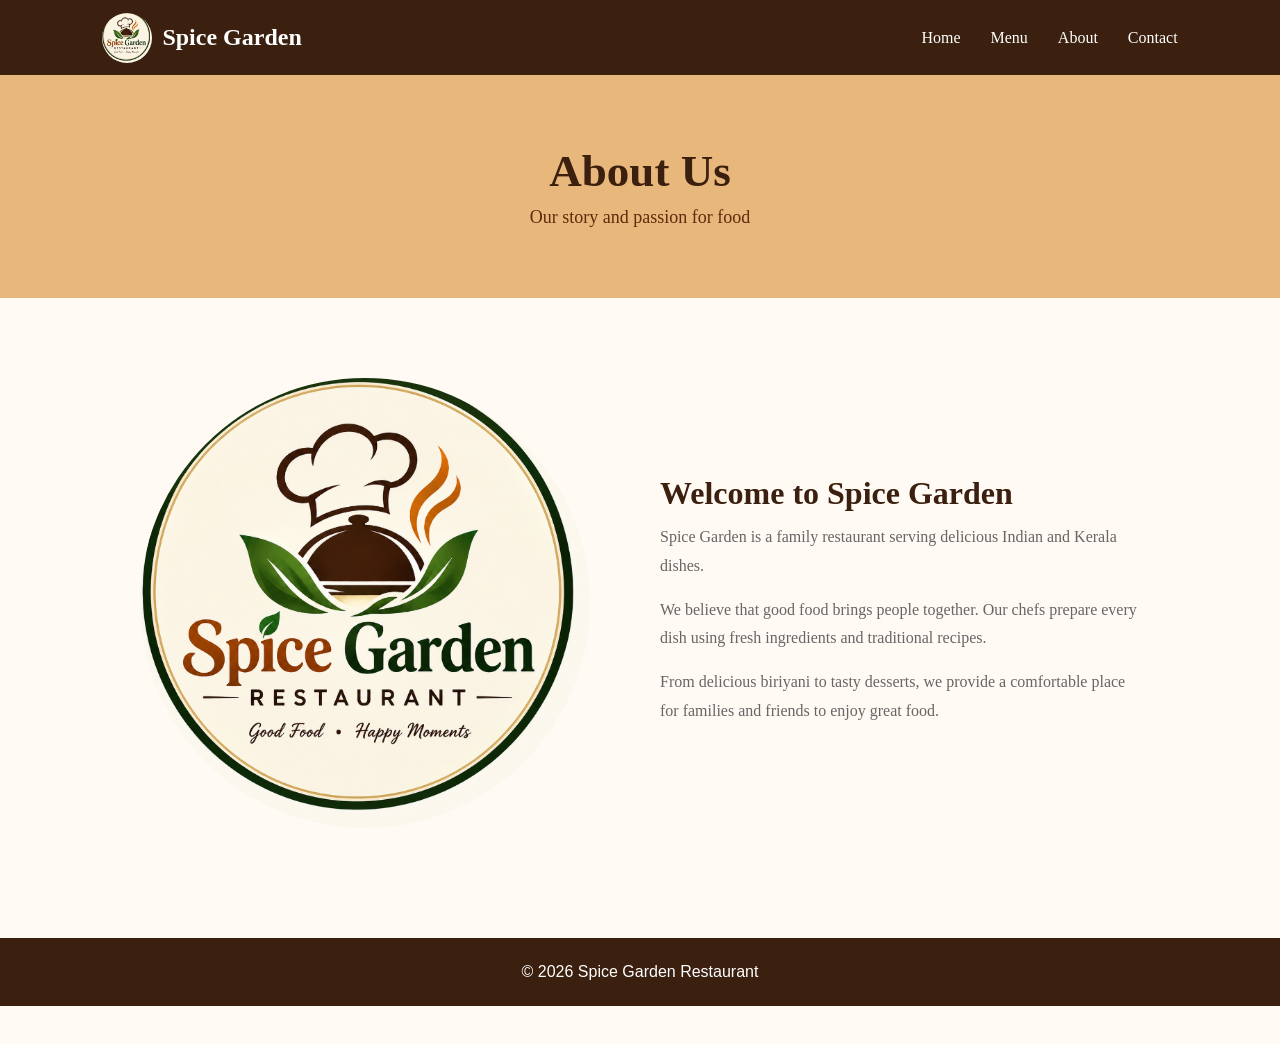
<file: about.html>
<!DOCTYPE html>
<html>
<head>
    <title>About - Spice Garden</title>
    <link rel="stylesheet" href="style.css">
    <!-- <link rel="stylesheet" href="rest.css"> -->
</head>

<body>

    <nav>
        <div class="logo">
                    <img src="logo.jpg" alt="Spice Garden Logo">

        <span> Spice Garden</span>
        </div>

        <ul>
            <li><a href="rest.html">Home</a></li>
            <li><a href="menu.html">Menu</a></li>
            <li><a href="about.html">About</a></li>
            <li><a href="contact.html">Contact</a></li>
        </ul>
    </nav>

    <section class="page-header">
        <h1>About Us</h1>
        <p>Our story and passion for food</p>
    </section>

    <section class="about-section">

        <div class="about-content">

            <div class="about-img">
               <img src="logo.jpg" alt="Spice Garden Logo">

            </div>

            <div class="about-text">

                <h2>Welcome to Spice Garden</h2>

                <p>
                    Spice Garden is a family restaurant
                    serving delicious Indian and Kerala
                    dishes.
                </p>

                <p>
                    We believe that good food brings people
                    together. Our chefs prepare every dish
                    using fresh ingredients and traditional
                    recipes.
                </p>

                <p>
                    From delicious biriyani to tasty desserts,
                    we provide a comfortable place for families
                    and friends to enjoy great food.
                </p>

            </div>

        </div>

    </section>

    <footer>
        <p>© 2026 Spice Garden Restaurant</p>
    </footer>

</body>
</html>
</file>
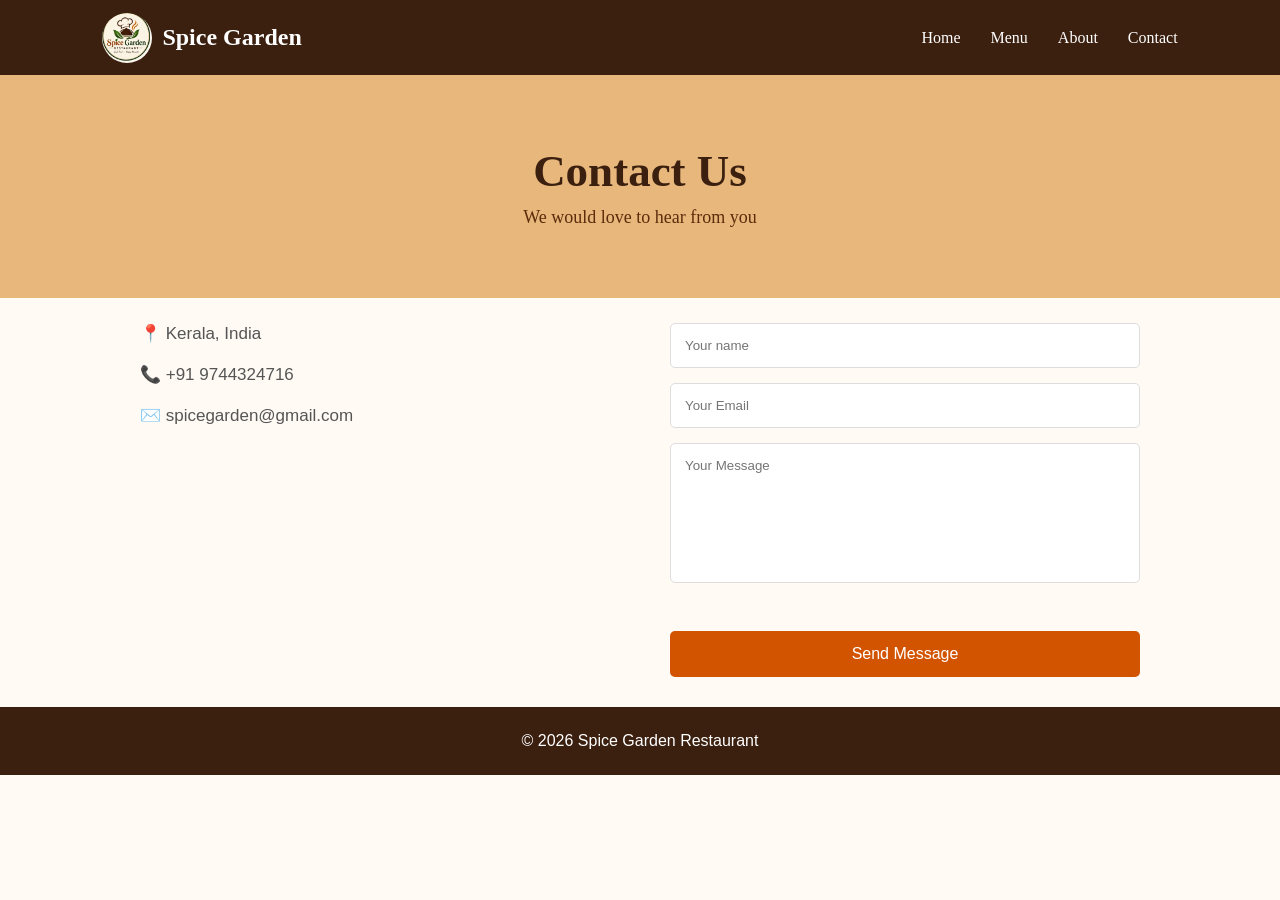
<file: contact.html>
<!DOCTYPE html>
<html lang="en">
<head>
    <meta charset="UTF-8">
    <meta name="viewport" content="width=device-width, initial-scale=1.0">

    <title>Contact-Spice garden</title>
<link rel="stylesheet" href="style.css">
</head>
<body>
    <nav>
<div class="logo">
            <img src="logo.jpg" alt="Spice Garden Logo">

    <span> Spice Garden </span>
</div>
            <ul>
                <li><a href="rest.html">Home</a></li>
                <li><a href="menu.html">Menu</a></li>
                <li><a href="about.html">About</a></li>
                <li><a href="contact.html">Contact</a></li>
            </ul>

    </nav>
    <section class="page-header">
        <h1>Contact Us</h1>
        <p>We would love to hear from you</p>
    </section>
    <section class="class-section">
        <div class="contact-container">
            <div class="contact-info">

    
    <p>📍 Kerala, India</p>
        <p>📞 +91 9744324716</p>
    <p>✉️ spicegarden@gmail.com</p>
            </div>

<form >
    <input type="text" placeholder="Your name">
    <input type="email" placeholder="Your Email">
    <textarea placeholder="Your Message" ></textarea><br>
    <button type="submit">Send Message</button>
</form>
        </div>
    </section>
    <footer>
            <p>© 2026 Spice Garden Restaurant</p>

    </footer>
</body>
</html>
</file>
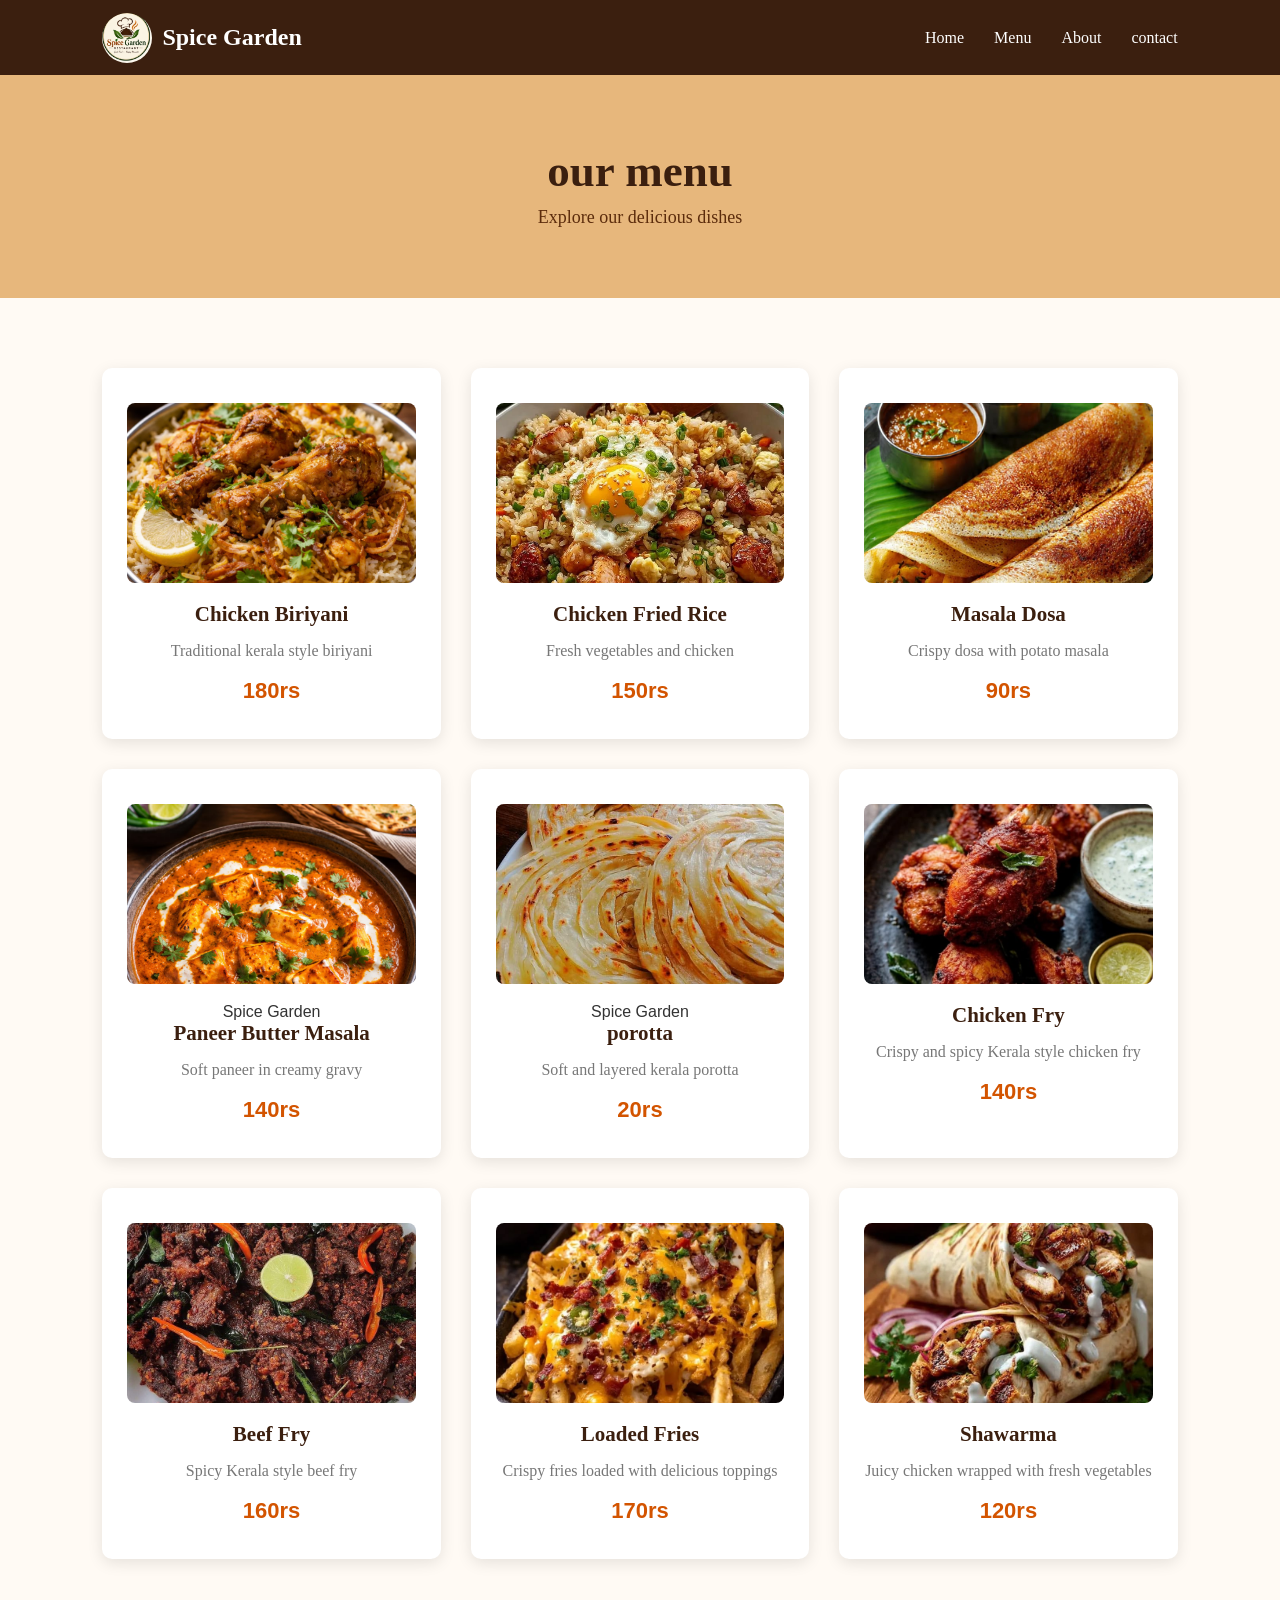
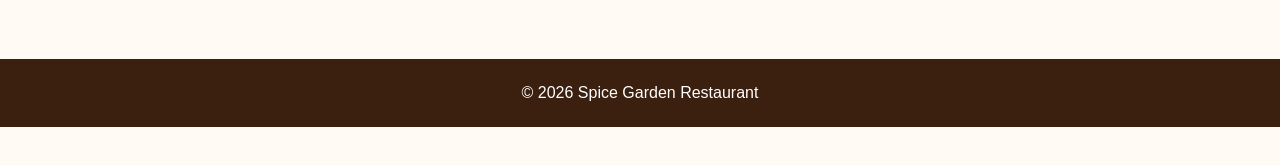
<file: menu.html>
<!DOCTYPE html>
<html lang="en">
<head>
    <meta charset="UTF-8">
    <meta name="viewport" content="width=device-width, initial-scale=1.0">
    <title>Menu-Spice Garden</title>
    <link rel="stylesheet" href="style.css">
</head>
<body>
    <nav>
        <div class="logo">
        <img src="logo.jpg" alt="Spice Garden Logo">
        <span>Spice Garden</span>
        </div>
    <ul>
        <li><a href="rest.html">Home</a></li>
        <li><a href="menu.html">Menu</a></li>
        <li><a href="about.html">About</a></li>
        <li><a href="contact.html">contact</a></li>
        
    </ul>
    </nav>
    <section class="page-header">
        <h1>our menu</h1>
        <p>Explore our delicious dishes</p>
    </section>
    <section class="menu-section">    
        <div class="menu-container">
            <div class="food">
                <img src="biriyani.jpg" alt="biriyani">
                <h2>Chicken Biriyani</h2>
                <p>Traditional kerala style biriyani</p>
                <h3>180rs</h3>
            </div>
            <div class="food">
                <img src="friedrice.jpg" alt="chicken fried rice">
                <h2>Chicken Fried Rice</h2>
                <p>Fresh vegetables and chicken</p>
                <h3>150rs</h3>

            </div>
            <div class="food">
                <img src="masaladosa.jpg" alt="masala dosa">
                <h2>Masala Dosa</h2>
                <p>Crispy dosa with potato masala</p>
                <h3>90rs</h3>
                
            </div>
            <div class="food">
                <img src="paneer.jpg" alt="paneer butter masala">
                <span>Spice Garden</span>
                <h2>Paneer Butter Masala</h2>
                <p>Soft paneer in creamy gravy</p>
                <h3>140rs</h3>
                
            </div>
            <div class="food">
                <img src="porotta.jpg" alt="porotta">
                <span>Spice Garden</span>
                <h2>porotta</h2>
                <p>Soft and layered kerala porotta</p>
                <h3>20rs</h3>

            </div>
            <div class="food">
                <img src="chicken.jpg" alt="chicken fry">
                <h2>Chicken Fry</h2>
                <p>Crispy and spicy Kerala style chicken fry</p>
                <h3>140rs</h3>
            </div>
            <div class="food">
                <img src="BEEF.jpg" alt="beef fry">
                <h2>Beef Fry</h2>
                <p>Spicy Kerala style beef fry</p>
                <h3>160rs</h3>
            </div>
            <div class="food">
                <img src="loaded.jpg" alt="loaded fries">
                <h2>Loaded Fries</h2>
                <p>Crispy fries loaded with delicious toppings</p>
                <h3>170rs</h3>
            </div>
            <div class="food">
                <img src="shawarma.jpg" alt="shawarma">
                <h2>Shawarma</h2>
                <p>Juicy chicken wrapped  with fresh vegetables</p>
                <h3>120rs</h3>
            </div>
        </div>
    </section>
<footer>
    <p>© 2026 Spice Garden Restaurant</p>
</footer>


</body>
</html>
</file>
<file: style.css>
* {
    margin: 0;
    padding: 0;
    box-sizing: border-box;
}

body {
    font-family: Arial, sans-serif;
    background-color: #fffaf4;
    color: #333;
}


/* ================= NAVBAR ================= */

nav {
    height: 75px;
    padding: 0 8%;

    background-color: #3b1f0f;
    color: white;

    display: flex;
    justify-content: space-between;
    align-items: center;
        font-family:Georgia, 'Times New Roman', Times, serif

}

.logo {
    font-size: 24px;
    font-weight: bold;
        font-family:Georgia, 'Times New Roman', Times, serif

}

nav ul {
    display: flex;
    list-style: none;
    gap: 30px;
}

nav a {
    color: white;
    text-decoration: none;
    font-size: 16px;
    transition: 0.3s;
        font-family:Georgia, 'Times New Roman', Times, serif

}

nav a:hover {
    color: #f5a623;
}


/* ================= HOME ================= */

.hero {
    height: 550px;

    background-color: #e7b77c;

    display: flex;
    justify-content: center;
    align-items: center;

    text-align: center;
}

.hero-content {
    max-width: 700px;
}

.small-title {
    letter-spacing: 4px;
    font-size: 14px;
    color: #5c2c0c;
    margin-bottom: 15px;
        font-family:Georgia, 'Times New Roman', Times, serif

}

.hero h1 {
    font-size: 65px;
    color: #3b1f0f;
    margin-bottom: 20px;
        font-family:Georgia, 'Times New Roman', Times, serif

}

.hero-text {
    font-size: 20px;
    margin-bottom: 35px;
    line-height: 1.6;
        font-family:Georgia, 'Times New Roman', Times, serif

}


/* BUTTON */

.btn {
    display: inline-block;

    background-color: #d35400;
    color: white;

    text-decoration: none;

    padding: 14px 30px;

    border-radius: 5px;

    transition: 0.3s;
}

.btn:hover {
    background-color: #a04000;
}


/* WELCOME */

.welcome {
    text-align: center;
    padding: 80px 20px;
        font-family:Georgia, 'Times New Roman', Times, serif

}

.welcome h2 {
    font-size: 35px;
    
    color: #3b1f0f;
    margin-bottom: 15px;
        font-family:Georgia, 'Times New Roman', Times, serif

}

.welcome p {
    font-size: 18px;
    color: #666;
        font-family:Georgia, 'Times New Roman', Times, serif

}


/* ================= PAGE HEADER ================= */

.page-header {
    background-color: #e7b77c;

    text-align: center;

    padding: 70px 20px;
        font-family:Georgia, 'Times New Roman', Times, serif

}

.page-header h1 {
    font-size: 45px;
    color: #3b1f0f;

    margin-bottom: 10px;
        font-family:Georgia, 'Times New Roman', Times, serif

}

.page-header p {
    font-size: 18px;
    color: #5c2c0c;
}
.logo{
    display: flex;
    align-items: center;
    gap: 10px;
}
.logo img{
    width: 50px;
    height: 50px;
    object-fit: cover;
    border-radius: 50%;
}
.logo span{
    font-size: 24px;
    font-weight: bold;
}
/* ================= MENU ================= */

.menu-section {
    padding: 70px 8%;
}

.menu-container {
    max-width: 1100px;

    margin: auto;

    display: grid;

    grid-template-columns:
        repeat(3, 1fr);

    gap: 30px;
}

.food {
    background-color: white;

    padding: 35px 25px;

    text-align: center;

    border-radius: 10px;

    box-shadow: 0 4px 15px rgba(0,0,0,0.1);

    transition: 0.6s;
}

.food:hover {
    transform: translateY(-8px);
}

.food-icon {
    font-size: 45px;
    margin-bottom: 15px;
}

.food h2 {
    font-size: 21px;
    color: #3b1f0f;
font-family: Cambria, Cochin, Georgia, Times, 'Times New Roman', serif;
    margin-bottom: 12px;
    font-family: Cambria, Cochin, Georgia, Times, 'Times New Roman', serif;
}

.food p {
    color: #777;

    line-height: 1.5;

    margin-bottom: 15px;
     font-family:Cambria, Cochin, Georgia, Times, 'Times New Roman', serif
     }


.food h3 {
    color: #d35400;
    font-size: 22px;
}

.food img{
    width: 100%;
    height: 180px;
    object-fit: cover;
    border-radius: 8px;
    margin-bottom: 15px;
}
/* ================= ABOUT ================= */

.about-section {
    padding: 80px 8%;
}

.about-content {
    max-width: 1000px;

    margin: auto;

    display: flex;

    align-items: center;

    gap: 70px;
    font-family: Impact, Haettenschweiler, 'Arial Narrow Bold', sans-serif;
}

.about-img{
    display: flex;
    align-items: center;
    gap: 10px;
}
.about-img img{
    width: 450px;
    height: 450px;
    object-fit: cover;
    border-radius: 50%;
}

.about-text {
    line-height: 1.8;
    font-family:Georgia, 'Times New Roman', Times, serif
}

.about-text h2 {
    font-size: 32px;
    color: #3b1f0f;
    font-family:Georgia, 'Times New Roman', Times, serif


}

.about-text p {
    margin-bottom: 15px;
    color: #666;
}


/* ================= CONTACT ================= */

.contact-section {
    padding: 80px 8%;
}

.contact-container {
    max-width: 1000px;

    margin: auto;

    display: grid;

    grid-template-columns: 1fr 1fr;

    gap: 60px;
margin-top: 25px;
    align-items: start;
}

.contact-info h2 {
    font-size: 30px;

    color: #3b1f0f;

    margin-bottom: 30px;
}

.contact-info p {
    margin-bottom: 20px;

    font-size: 17px;

    color: #555;
}

form {
    display: flex;

    flex-direction: column;

    gap: 15px;
}

input,
textarea {
    width: 100%;

    padding: 14px;

    border: 1px solid #ddd;

    border-radius: 5px;

    font-family: Arial;
}

textarea {
    height: 140px;

    resize: none;
}

form button {
    background-color: #d35400;

    color: white;

    border: none;

    padding: 14px;

    border-radius: 5px;

    cursor: pointer;

    font-size: 16px;
}

form button:hover {
    background-color: #a04000;
}


/* ================= FOOTER ================= */

footer {
    background-color: #3b1f0f;

    color: white;

    text-align: center;

    padding: 25px;

    margin-top: 30px;
    margin-bottom: 3%;
}


/* ================= RESPONSIVE ================= */

@media (max-width: 800px) {

    nav {
        height: auto;

        padding: 20px;

        flex-direction: column;

        gap: 20px;
    }

    nav ul {
        gap: 15px;
        flex-wrap: wrap;
        justify-content: center;
    }

    .hero h1 {
        font-size: 45px;
    }

    .menu-container {
        grid-template-columns: 1fr 1fr;
    }

    .about-content {
        flex-direction: column;

        text-align: center;
    }

    .contact-container {
        grid-template-columns: 1fr;
    }
}


@media (max-width: 500px) {

    .menu-container {
        grid-template-columns: 1fr;
    }

    .hero h1 {
        font-size: 38px;
    }

    .about-icon {
        width: 220px;
        height: 220px;
    }
}
</file>
